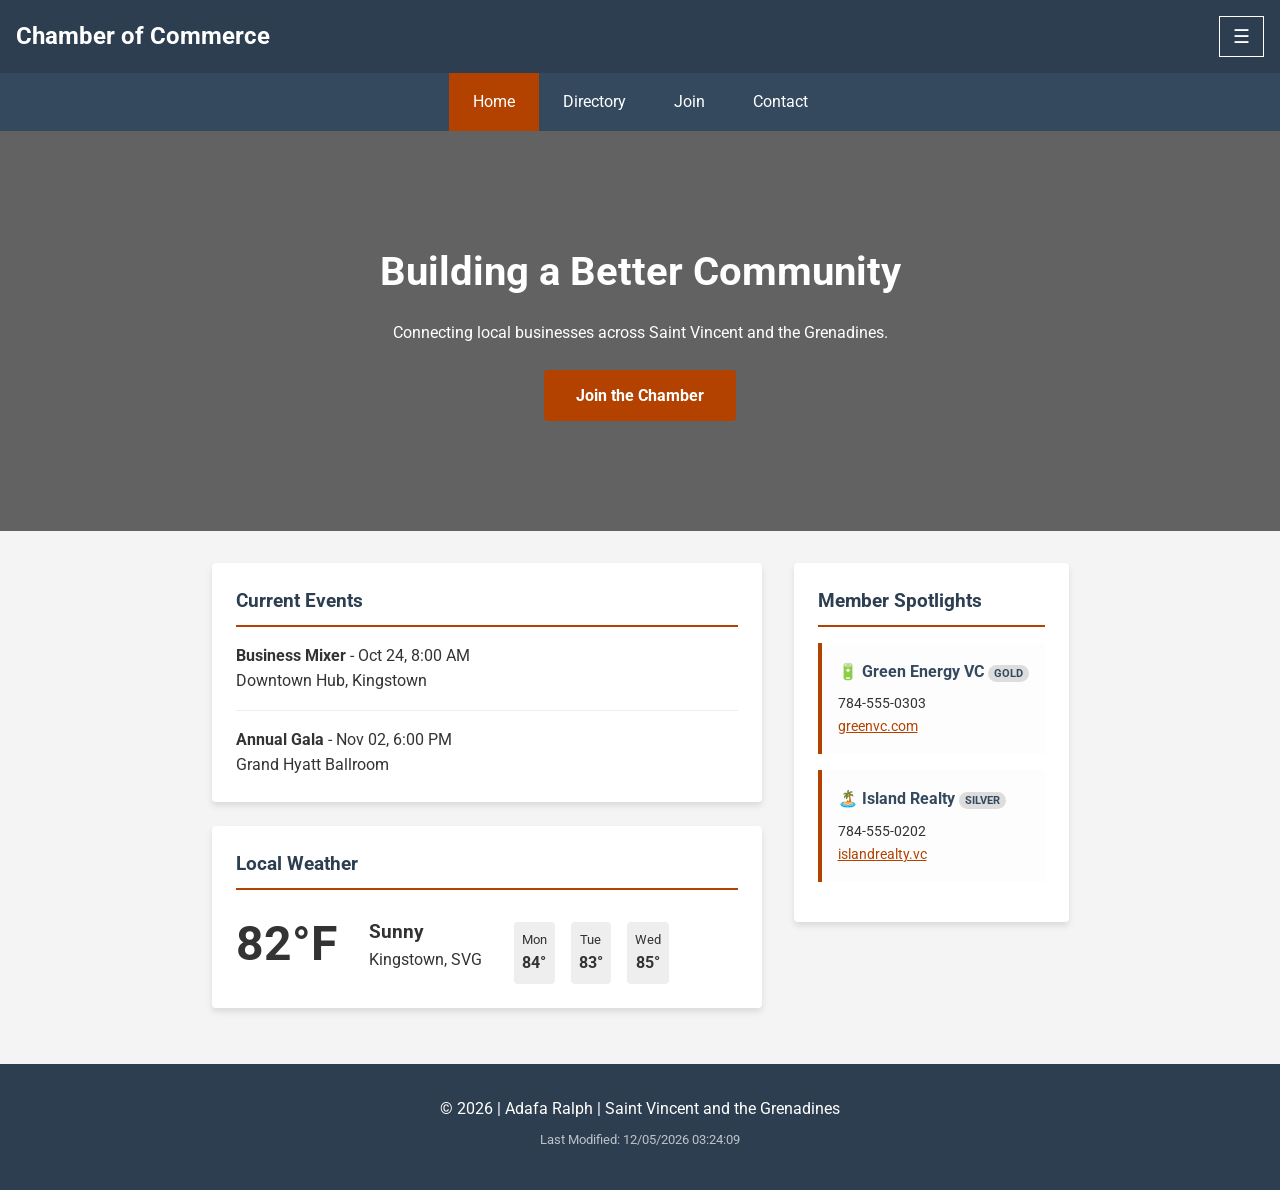
<file: chamber/index.html>
<!DOCTYPE html>
<html lang="en-US">
<head>
    <meta charset="UTF-8">
    <meta name="viewport" content="width=device-width, initial-scale=1.0">
    <title>Chamber of Commerce | Home | WDD 231</title>
    <meta name="description" content="Home page for the local Chamber of Commerce, featuring community events, weather updates, and member highlights.">
    <meta name="author" content="Adafa Ralph">
    <link rel="icon" href="./fav.ico">

    <!-- Open Graph Metadata -->
    <meta property="og:title" content="Chamber of Commerce Home - WDD 231">
    <meta property="og:description" content="Building a better community together through business excellence and networking.">
    <meta property="og:image" content="https://herbydevs.github.io/wdd231/chamber/images/chamber-share.jpg">
    <meta property="og:url" content="https://herbydevs.github.io/wdd231/chamber/index.html">
    <meta property="og:type" content="website">

    <!-- Fonts -->
    <link rel="preconnect" href="https://fonts.googleapis.com">
    <link rel="preconnect" href="https://fonts.gstatic.com" crossorigin>
    <link href="https://fonts.googleapis.com/css2?family=Roboto:wght@400;700&display=swap" rel="stylesheet">

    <!-- Icons -->
    <link rel="stylesheet" href="https://cdnjs.cloudflare.com/ajax/libs/font-awesome/6.0.0/css/all.min.css">

    <!-- External Stylesheets -->
    <link rel="stylesheet" href="styles/base.css">

    <!-- External Scripts -->
    <script src="scripts/home.js" defer></script>
</head>
<body>
<header>
    <div class="header-brand">
        <h1>Chamber of Commerce</h1>
    </div>
    <button id="menu-toggle" aria-label="Open Menu">☰</button>
</header>

<nav>
    <ul id="primaryNav">
        <li><a href="index.html" class="active">Home</a></li>
        <li><a href="directory.html">Directory</a></li>
        <li><a href="join.html">Join</a></li>
        <li><a href="contact.html">Contact</a></li>
    </ul>
</nav>

<div class="hero">
    <h2>Building a Better Community</h2>
    <p>Connecting local businesses across Saint Vincent and the Grenadines.</p>
    <a href="join.html" class="cta-button">Join the Chamber</a>
</div>

<main>
    <div class="content-left">
        <section id="events">
            <h3>Current Events</h3>
            <div class="event-item">
                <p><strong>Business Mixer</strong> - Oct 24, 8:00 AM</p>
                <p>Downtown Hub, Kingstown</p>
            </div>
            <hr class="divider">
            <div class="event-item">
                <p><strong>Annual Gala</strong> - Nov 02, 6:00 PM</p>
                <p>Grand Hyatt Ballroom</p>
            </div>
        </section>

        <section id="weather">
            <h3>Local Weather</h3>
            <div id="weather-content" class="weather-info">
                <p>Loading weather data...</p>
            </div>
        </section>
    </div>

    <div class="content-right">
        <section id="spotlights">
            <h3>Member Spotlights</h3>
            <div id="spotlight-container">
                <p>Loading spotlights...</p>
            </div>
        </section>
    </div>
</main>

<footer>
    <p>&copy; <span id="year"></span> | Adafa Ralph | Saint Vincent and the Grenadines</p>
    <p id="lastModified"></p>
</footer>
</body>
</html>
</file>
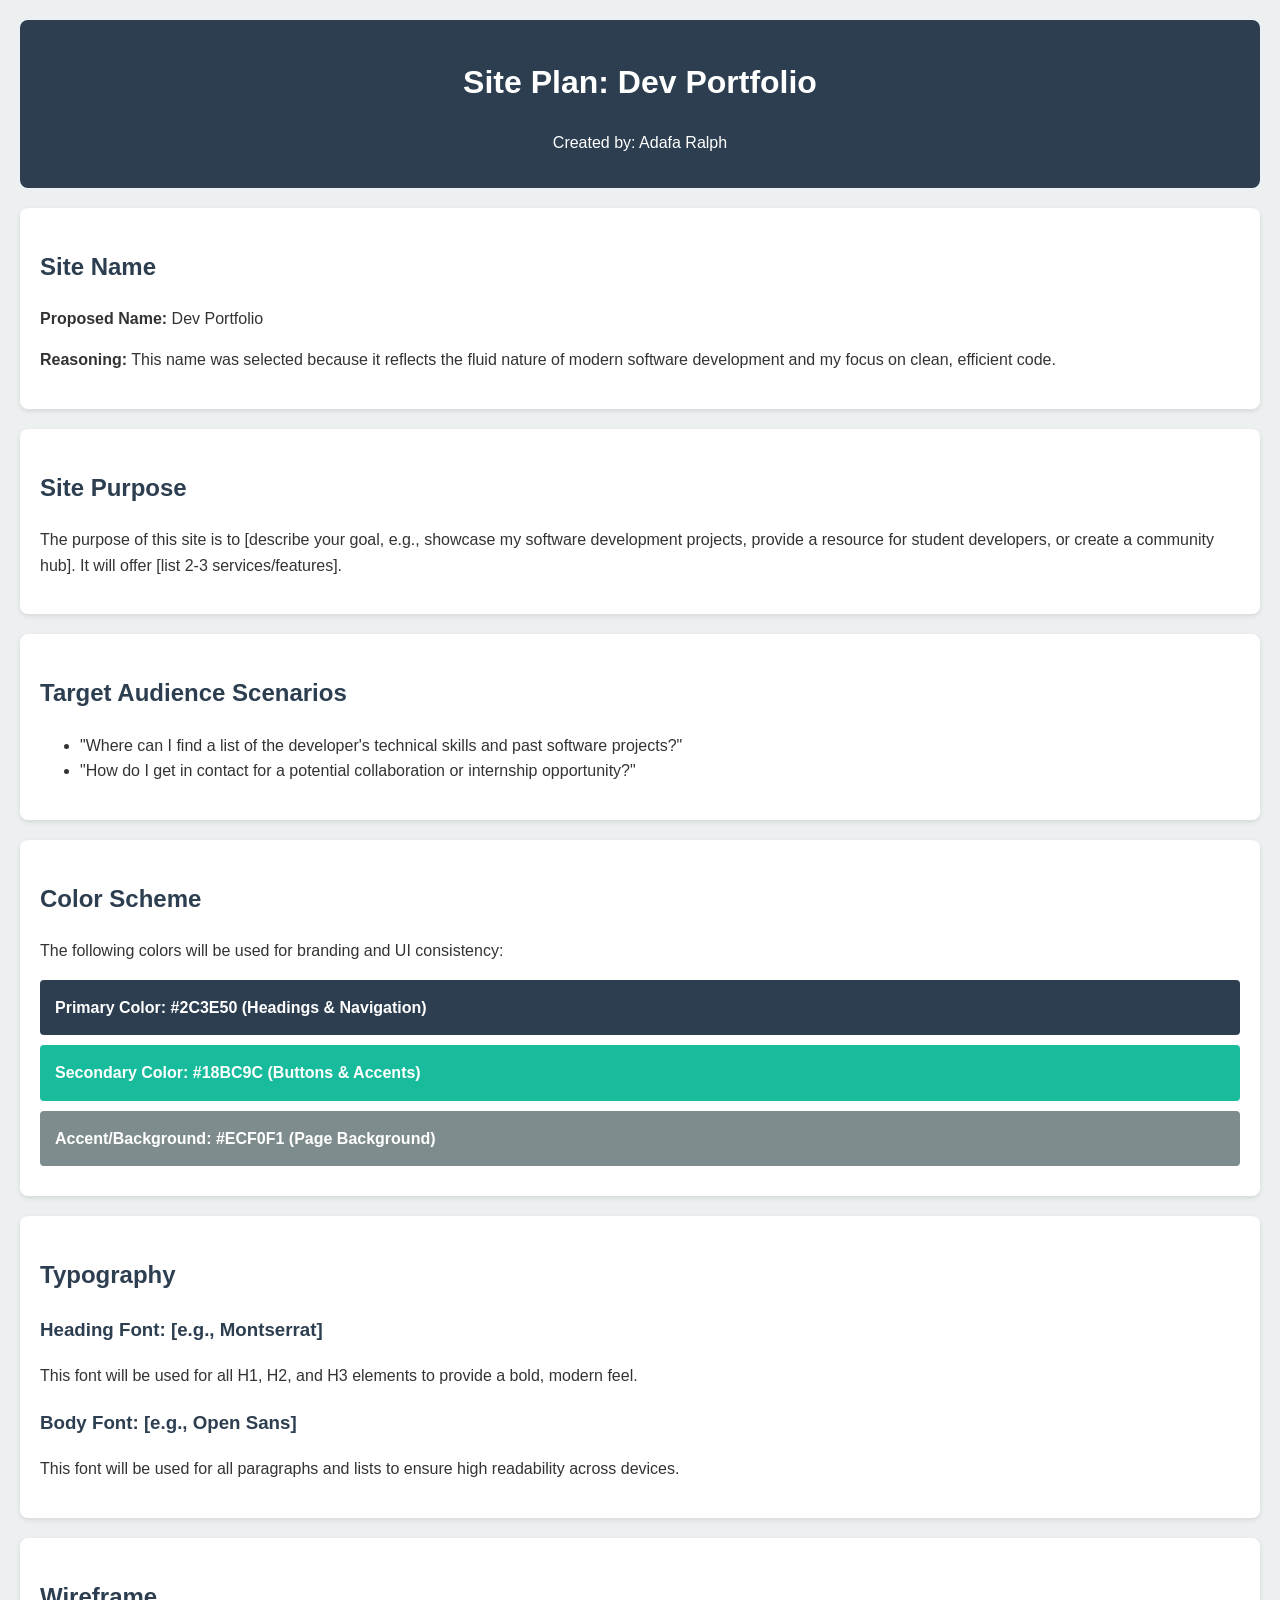
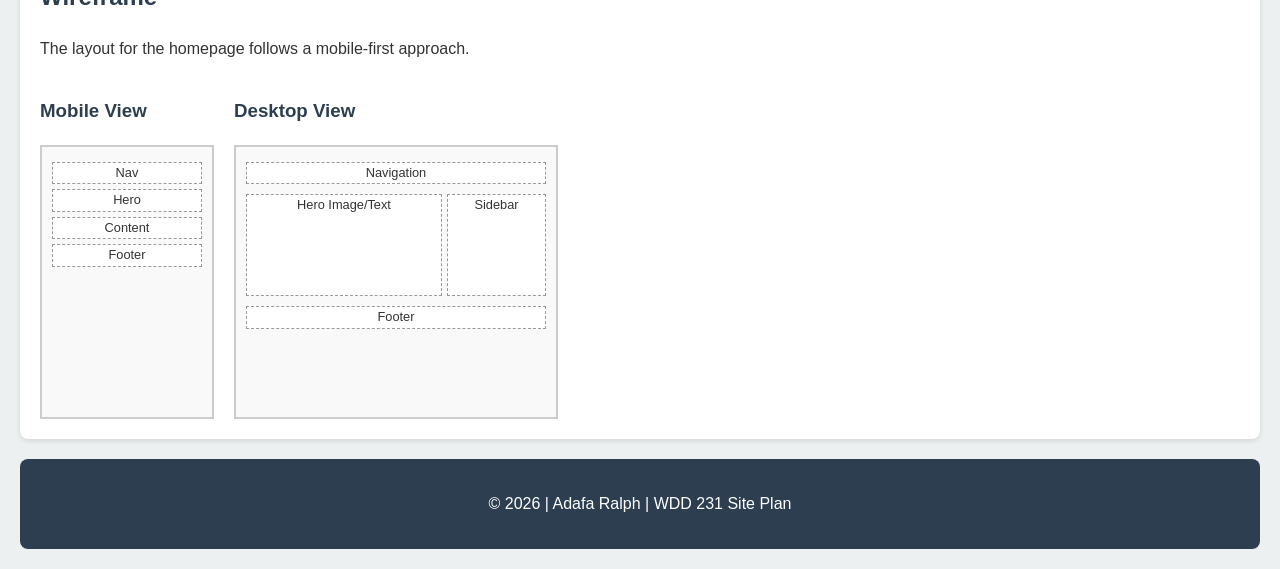
<file: project-site-plan/index.html>
<!DOCTYPE html>
<html lang="en">
<head>
    <meta charset="UTF-8">
    <meta name="viewport" content="width=device-width, initial-scale=1.0">
    <title>Site Plan | Individual Project</title>
    <link rel="stylesheet" href="./styles/style.css">
</head>
<body>
    <header>
        <h1>Site Plan: Dev Portfolio</h1>
        <p>Created by: Adafa Ralph</p>
    </header>

    <main>
        <section>
            <h2>Site Name</h2>
            <p><strong>Proposed Name:</strong> Dev Portfolio</p>
            <p><strong>Reasoning:</strong> This name was selected because it reflects the fluid nature of modern software development and my focus on clean, efficient code.</p>
        </section>

        <section>
            <h2>Site Purpose</h2>
            <p>The purpose of this site is to [describe your goal, e.g., showcase my software development projects, provide a resource for student developers, or create a community hub]. It will offer [list 2-3 services/features].</p>
        </section>

        <section>
            <h2>Target Audience Scenarios</h2>
            <ul>
                <li>"Where can I find a list of the developer's technical skills and past software projects?"</li>
                <li>"How do I get in contact for a potential collaboration or internship opportunity?"</li>
            </ul>
        </section>

        <section id="colors">
            <h2>Color Scheme</h2>
            <p>The following colors will be used for branding and UI consistency:</p>
            <div class="color-box primary">Primary Color: #2C3E50 (Headings & Navigation)</div>
            <div class="color-box secondary">Secondary Color: #18BC9C (Buttons & Accents)</div>
            <div class="color-box accent">Accent/Background: #ECF0F1 (Page Background)</div>
        </section>

        <section>
            <h2>Typography</h2>
            <h3>Heading Font: [e.g., Montserrat]</h3>
            <p>This font will be used for all H1, H2, and H3 elements to provide a bold, modern feel.</p>
            
            <h3>Body Font: [e.g., Open Sans]</h3>
            <p>This font will be used for all paragraphs and lists to ensure high readability across devices.</p>
        </section>

        <section>
            <h2>Wireframe</h2>
            <p>The layout for the homepage follows a mobile-first approach.</p>
            <div class="wireframe-container">
                <div class="wireframe-box">
                    <h3>Mobile View</h3>
                    <div class="wireframe-mockup mobile">
                        <div class="wf-nav">Nav</div>
                        <div class="wf-hero">Hero</div>
                        <div class="wf-content">Content</div>
                        <div class="wf-footer">Footer</div>
                    </div>
                </div>
                <div class="wireframe-box">
                    <h3>Desktop View</h3>
                    <div class="wireframe-mockup desktop">
                        <div class="wf-nav">Navigation</div>
                        <div class="wf-main-flex">
                            <div class="wf-hero-lg">Hero Image/Text</div>
                            <div class="wf-sidebar">Sidebar</div>
                        </div>
                        <div class="wf-footer">Footer</div>
                    </div>
                </div>
            </div>
        </section>
    </main>

    <footer>
        <p>&copy; 2026 | Adafa Ralph | WDD 231 Site Plan</p>
    </footer>
</body>
</html>
</file>
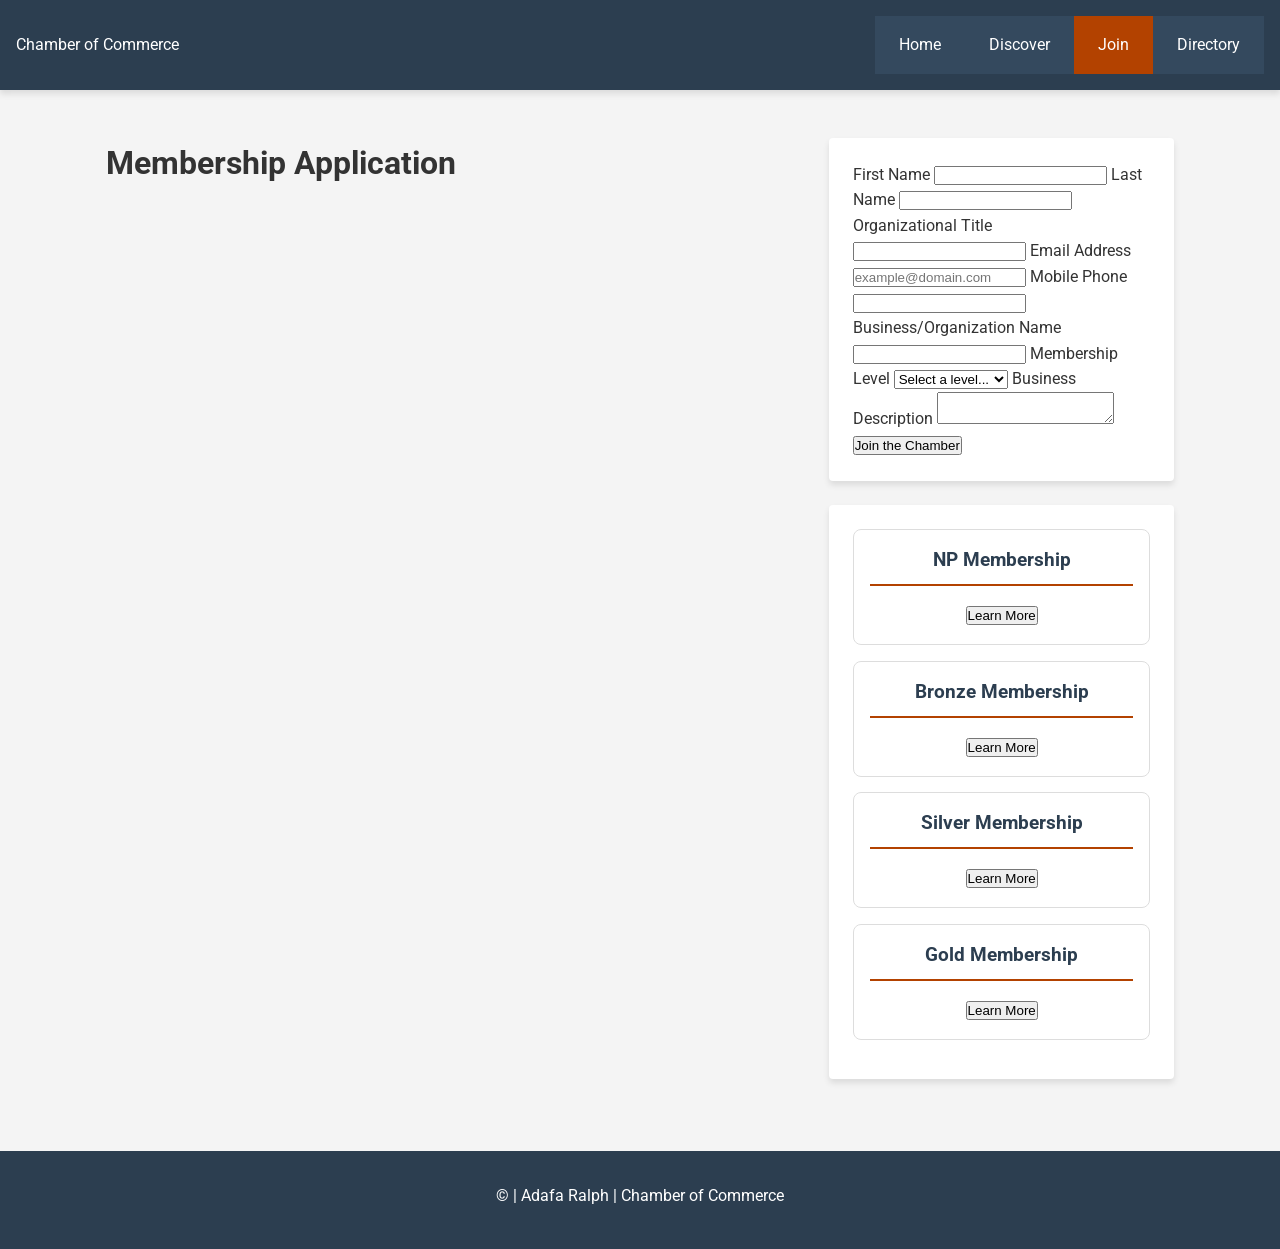
<file: chamber/join.html>
<!DOCTYPE html>
<html lang="en">
<head>
    <meta charset="UTF-8">
    <meta name="viewport" content="width=device-width, initial-scale=1.0">
    <title>Join - Chamber of Commerce</title>

    <meta name="description" content="Join the Chamber of Commerce to grow your business with our networking and support programs.">
    <meta name="author" content="Adafa Ralph">

    <meta property="og:title" content="Join the Chamber of Commerce">
    <meta property="og:description" content="Apply for membership today and start growing your business with our exclusive networking and support programs.">
    <meta property="og:image" content="https://2remus.github.io/wdd231/chamber/images/og-image.jpg">
    <meta property="og:url" content="https://2remus.github.io/wdd231/chamber/join.html">
    <meta property="og:type" content="website">

    <link rel="icon" href="images/favicon.ico">

    <link rel="preconnect" href="https://fonts.googleapis.com">
    <link rel="preconnect" href="https://fonts.gstatic.com" crossorigin>
    <link href="https://fonts.googleapis.com/css2?family=Roboto:wght@400;700&display=swap" rel="stylesheet">

    <link rel="stylesheet" href="styles/base.css">
    <link rel="stylesheet" href="styles/join.css">

    <script src="scripts/join.js" defer></script>
</head>
<body>
<header>
    <div class="logo-area">Chamber of Commerce</div>
    <nav>
        <ul>
            <li><a href="index.html">Home</a></li>
            <li><a href="discover.html">Discover</a></li>
            <li><a href="join.html" class="active">Join</a></li>
            <li><a href="directory.html">Directory</a></li>
        </ul>
    </nav>
</header>

<main class="join-container">
    <h1>Membership Application</h1>

    <div class="join-grid">
        <section class="form-section">
            <form method="get" action="thankyou.html">
                <label for="fname">First Name</label>
                <input type="text" id="fname" name="fname" required autocomplete="given-name" title="Enter your first name">

                <label for="lname">Last Name</label>
                <input type="text" id="lname" name="lname" required autocomplete="family-name" title="Enter your last name">

                <label for="title">Organizational Title</label>
                <input type="text" id="title" name="title" autocomplete="organization-title"
                       pattern="[A-Za-z\s-]{7,}" title="Minimum 7 characters, alphabets and spaces only">

                <label for="email">Email Address</label>
                <input type="email" id="email" name="email" required autocomplete="email" placeholder="example@domain.com" title="Enter a valid email address">

                <label for="phone">Mobile Phone</label>
                <input type="tel" id="phone" name="phone" required autocomplete="tel" title="Enter your phone number">

                <label for="orgname">Business/Organization Name</label>
                <input type="text" id="orgname" name="orgname" required autocomplete="organization" title="Enter your business name">

                <label for="membership">Membership Level</label>
                <select id="membership" name="membership" required title="Select a membership level">
                    <option value="" disabled selected>Select a level...</option>
                    <option value="np">Non-Profit (NP)</option>
                    <option value="bronze">Bronze</option>
                    <option value="silver">Silver</option>
                    <option value="gold">Gold</option>
                </select>

                <label for="description">Business Description</label>
                <textarea id="description" name="description" title="Provide a brief description of your business"></textarea>

                <input type="hidden" name="timestamp" id="timestamp">

                <button type="submit" class="submit-btn">Join the Chamber</button>
            </form>
        </section>

        <section class="membership-cards">
            <div class="card animate-pop" id="card-np">
                <h3>NP Membership</h3>
                <button type="button" class="open-modal" data-target="mod-np">Learn More</button>
            </div>
            <div class="card animate-pop" id="card-bronze">
                <h3>Bronze Membership</h3>
                <button type="button" class="open-modal" data-target="mod-bronze">Learn More</button>
            </div>
            <div class="card animate-pop" id="card-silver">
                <h3>Silver Membership</h3>
                <button type="button" class="open-modal" data-target="mod-silver">Learn More</button>
            </div>
            <div class="card animate-pop" id="card-gold">
                <h3>Gold Membership</h3>
                <button type="button" class="open-modal" data-target="mod-gold">Learn More</button>
            </div>
        </section>
    </div>
</main>

<dialog id="mod-np">
    <button class="close-modal">X</button>
    <h2>Non-Profit Membership</h2>
    <p>Specifically for registered 501(c)3 organizations. $0 fee.</p>
    <ul>
        <li>Community directory listing</li>
        <li>Networking event access</li>
    </ul>
</dialog>

<dialog id="mod-bronze">
    <button class="close-modal">X</button>
    <h2>Bronze Membership</h2>
    <p>Entry-level membership for small startups.</p>
    <ul>
        <li>Directory listing</li>
        <li>Training workshop discounts</li>
    </ul>
</dialog>

<dialog id="mod-silver">
    <button class="close-modal">X</button>
    <h2>Silver Membership</h2>
    <p>Enhanced visibility for growing businesses.</p>
    <ul>
        <li>Bronze benefits + Social media spotlights</li>
        <li>Home page logo placement</li>
    </ul>
</dialog>

<dialog id="mod-gold">
    <button class="close-modal">X</button>
    <h2>Gold Membership</h2>
    <p>Premium support for industry leaders.</p>
    <ul>
        <li>All benefits + Event sponsorships</li>
        <li>Monthly strategic consulting</li>
    </ul>
</dialog>

<footer>
    <p>&copy; <span id="current-year"></span> | Adafa Ralph | Chamber of Commerce</p>
</footer>

</body>
</html>
</file>
<file: chamber/styles/base.css>
/* --- BASE STYLES & VARIABLES --- */
:root {
    --primary-color: #2c3e50;
    --secondary-color: #34495e;
    --accent-color: #b34200; /* Darker orange for WCAG AA compliance */
    --text-color: #333;
    --bg-color: #f4f4f4;
    --white: #ffffff;
    --shadow: 0 4px 6px rgba(0, 0, 0, 0.1);
    --container-width: 1100px;
}

* {
    box-sizing: border-box;
    margin: 0;
    padding: 0;
}

body {
    font-family: "Roboto", sans-serif;
    line-height: 1.6;
    color: var(--text-color);
    background-color: var(--bg-color);
    min-width: 320px;
    display: flex;
    flex-direction: column;
    min-height: 100vh;
}

/* --- HEADER & NAV --- */
header {
    background-color: var(--primary-color);
    color: var(--white);
    padding: 1rem;
    display: flex;
    align-items: center;
    justify-content: space-between;
    box-shadow: var(--shadow);
}

.header-brand h1 {
    font-size: 1.5rem;
}

nav a {
    color: #ffffff; /* Change from rgb(51, 51, 51) to white */
}

#menu-toggle {
    background: none;
    border: 1px solid var(--white);
    color: var(--white);
    padding: 0.5rem 0.8rem;
    cursor: pointer;
    font-size: 1.2rem;
}

nav {
    background-color: var(--secondary-color);
}

nav ul {
    list-style: none;
    display: flex;
    justify-content: center;
}

nav a {
    display: block;
    color: var(--white);
    text-decoration: none;
    padding: 1rem 1.5rem;
    transition: background 0.3s;
}

nav a:hover, nav a.active {
    background-color: var(--accent-color);
}

/* --- HERO --- */
.hero {
    position: relative;
    height: 400px;
    background: linear-gradient(rgba(0,0,0,0.6), rgba(0,0,0,0.6)),
    url('https://images.unsplash.com/photo-1449824913935-59a10b8d2000?auto=format&fit=crop&q=80&w=1200');
    background-size: cover;
    background-position: center;
    display: flex;
    flex-direction: column;
    justify-content: center;
    align-items: center;
    text-align: center;
    color: var(--white);
    padding: 2rem;
}

.hero h2 {
    font-size: 2.5rem;
    margin-bottom: 1rem;
}

.cta-button {
    background-color: var(--accent-color);
    color: var(--white);
    padding: 0.8rem 2rem;
    text-decoration: none;
    border-radius: 4px;
    font-weight: bold;
    margin-top: 1.5rem;
    transition: opacity 0.3s;
}

.cta-button:hover {
    opacity: 0.9;
}

/* --- MAIN CONTENT --- */
main {
    flex: 1;
    max-width: var(--container-width);
    margin: 2rem auto;
    padding: 0 1rem;
    display: grid;
    grid-template-columns: 1fr;
    gap: 2rem;
}

@media (min-width: 800px) {
    main {
        grid-template-columns: 2fr 1fr;
    }
}

section {
    background: var(--white);
    padding: 1.5rem;
    border-radius: 4px;
    box-shadow: var(--shadow);
    margin-bottom: 1.5rem;
}

h3 {
    border-bottom: 2px solid var(--accent-color);
    margin-bottom: 1rem;
    padding-bottom: 0.5rem;
    color: var(--primary-color);
}

.divider {
    margin: 1rem 0;
    border: 0;
    border-top: 1px solid #eee;
}

/* --- WEATHER & SPOTLIGHTS --- */
.weather-info {
    display: flex;
    align-items: center;
    gap: 2rem;
    flex-wrap: wrap;
}

.forecast {
    display: flex;
    gap: 1rem;
    margin-top: 1rem;
}

.forecast-day {
    background: #eee;
    padding: 0.5rem;
    border-radius: 4px;
    text-align: center;
    flex: 1;
}

.spotlight-card {
    border-left: 4px solid var(--accent-color);
    background: #fdfdfd;
    padding: 1rem;
    margin-bottom: 1rem;
}

.spotlight-card h4 {
    color: var(--secondary-color);
    margin-bottom: 0.5rem;
}

.level-badge {
    font-size: 0.7rem;
    text-transform: uppercase;
    background: #ddd;
    padding: 2px 6px;
    border-radius: 10px;
    font-weight: bold;
}

/* --- FOOTER --- */
footer {
    background-color: var(--primary-color);
    color: var(--white);
    text-align: center;
    padding: 2rem 1rem;
    margin-top: auto;
}

footer p {
    margin-bottom: 0.5rem;
}

#lastModified {
    font-size: 0.8rem;
    color: #bdc3c7;
}

/* Responsive Nav Toggle */
@media (max-width: 600px) {
    nav ul {
        flex-direction: column;
        display: none;
    }
    nav ul.show {
        display: flex;
    }
}
</file>
<file: project-site-plan/styles/style.css>
/* Update these variables with your chosen colors */
:root {
    --primary-color: #2c3e50;
    --secondary-color: #18bc9c;
    --accent-color: #ecf0f1;
    --text-color: #333;
    --heading-font: 'Montserrat', sans-serif;
    --body-font: 'Open Sans', sans-serif;
}

body {
    font-family: var(--body-font);
    line-height: 1.6;
    color: var(--text-color);
    background-color: var(--accent-color);
    margin: 0;
    padding: 20px;
}

header, footer {
    background-color: var(--primary-color);
    color: white;
    text-align: center;
    padding: 1rem;
    border-radius: 8px;
}

h1, h2, h3 {
    font-family: var(--heading-font);
    color: var(--primary-color);
}

header h1 { color: white; }

section {
    background: white;
    margin: 20px 0;
    padding: 20px;
    border-radius: 8px;
    box-shadow: 0 2px 5px rgba(0,0,0,0.1);
}

/* Color Palette Display */
.color-box {
    padding: 15px;
    margin: 10px 0;
    border-radius: 4px;
    font-weight: bold;
    color: white;
}
.primary { background-color: var(--primary-color); }
.secondary { background-color: var(--secondary-color); }
.accent { background-color: #7f8c8d; } /* Example accent */

/* Simple Wireframe Representation */
.wireframe-container {
    display: flex;
    flex-wrap: wrap;
    gap: 20px;
}

.wireframe-mockup {
    border: 2px solid #ccc;
    background: #f9f9f9;
    padding: 10px;
}

.mobile { width: 150px; height: 250px; }
.desktop { width: 300px; height: 250px; }

.wf-nav, .wf-hero, .wf-content, .wf-footer, .wf-hero-lg, .wf-sidebar {
    border: 1px dashed #999;
    margin: 5px 0;
    text-align: center;
    font-size: 0.8rem;
    background: white;
}

.wf-main-flex { display: flex; gap: 5px; }
.wf-hero-lg { flex: 2; height: 100px; }
.wf-sidebar { flex: 1; height: 100px; }
</file>
<file: chamber/styles/join.css>
.join-container {
    display: grid;
    grid-template-columns: 1fr;
    gap: 2rem;
    padding: 1rem;
}

@media (min-width: 800px) {
    .join-container {
        grid-template-columns: 2fr 1fr;
    }
}

/* Animation for cards on load */
.animate-pop {
    opacity: 0;
    transform: scale(0.9);
    animation: fadeInPop 0.6s forwards cubic-bezier(0.175, 0.885, 0.32, 1.275);
}

@keyframes fadeInPop {
    to {
        opacity: 1;
        transform: scale(1);
    }
}

.membership-cards .card {
    border: 1px solid #ddd;
    padding: 1rem;
    margin-bottom: 1rem;
    text-align: center;
    border-radius: 8px;
}
</file>
